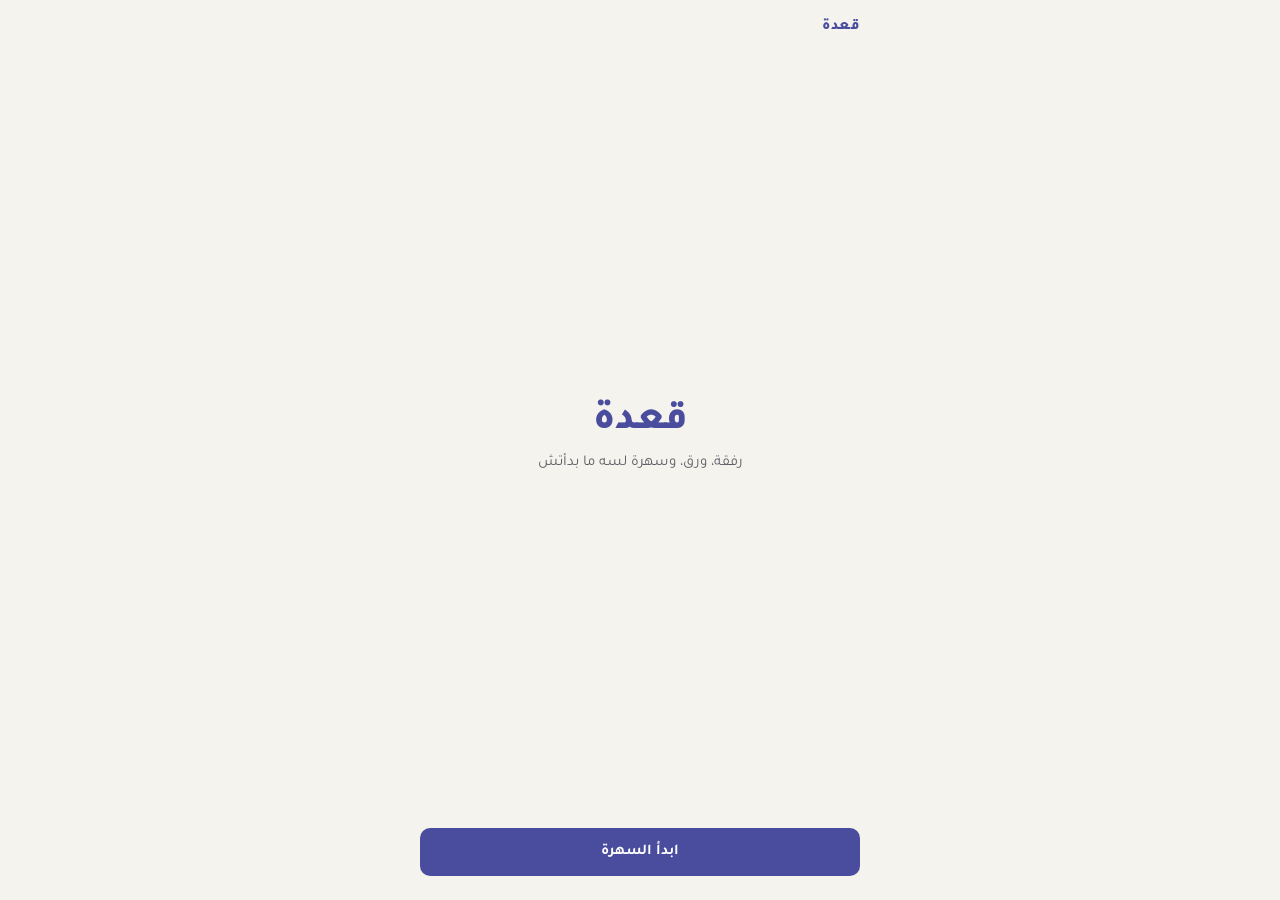
<file: index.html>
<!DOCTYPE html>
<html lang="ar" dir="rtl">
<head>
<meta charset="UTF-8">
<meta name="viewport" content="width=device-width, initial-scale=1.0, viewport-fit=cover">
<title>قعدة</title>

<!--
  SILENT CACHE BUSTING — layer 1: tell the browser (and any CDN/proxy in
  between) never to serve a stale copy of THIS document from its own cache.
  This only governs index.html itself — see the note at the bottom of the
  reply for how the versioned ?v= query strings below handle CSS/JS.
-->
<meta http-equiv="Cache-Control" content="no-cache, no-store, must-revalidate">
<meta http-equiv="Pragma" content="no-cache">
<meta http-equiv="Expires" content="0">

<link rel="preconnect" href="https://fonts.googleapis.com">
<link rel="preconnect" href="https://fonts.gstatic.com" crossorigin>
<link href="https://fonts.googleapis.com/css2?family=Tajawal:wght@400;500;700;800&display=swap" rel="stylesheet">

<!-- APP_VERSION: bump this on every deploy — see cache-busting note -->
<link rel="stylesheet" href="css/style.css?v=1.0.0">
</head>
<body>

<div class="app">

  <header class="app-bar">
    <span class="app-bar__brand">قعدة</span>
  </header>

  <!-- ============ SCREEN: Home ============ -->
  <section class="screen" id="screen-home" data-screen>
    <div class="hero">
      <h1 class="hero__title">قعدة</h1>
      <p class="hero__subtitle">رفقة، ورق، وسهرة لسه ما بدأتش</p>
    </div>
    <div class="screen__actions">
      <button type="button" class="btn btn--primary btn--block" id="btnCreateRoom">
        ابدأ السهرة
      </button>
    </div>
  </section>

  <!-- ============ SCREEN: Host Name ============ -->
  <section class="screen" id="screen-host-name" data-screen hidden>
    <button type="button" class="back-btn" data-action="back-to-home" aria-label="رجوع">→</button>

    <h2 class="screen__title">مين هيلم الشلة؟</h2>
    <p class="screen__desc">اكتب اسمك عشان أصحابك يعرفوا مين اللي فاتح القعدة</p>

    <div class="field">
      <input
        type="text"
        id="hostNameInput"
        class="field__input"
        placeholder="اسمك هنا..."
        maxlength="20"
        autocomplete="off"
      >
    </div>

    <div class="screen__actions">
      <button type="button" class="btn btn--primary btn--block" id="btnConfirmHostName" disabled>
        متابعة
      </button>
    </div>
  </section>

  <!-- ============ SCREEN: Lobby (PIN + Players) ============ -->
  <section class="screen" id="screen-lobby" data-screen hidden>

    <div class="pin-card">
      <span class="pin-card__label">شارك الرقم ده مع أصحابك</span>
      <span class="pin-card__value" id="pinValue">--</span>
    </div>

    <div class="players-block">
      <div class="players-block__header">
        <h2 class="screen__title screen__title--tight">اللاعبين</h2>
        <span class="players-count" id="playersCount">0</span>
      </div>

      <ul class="players-list" id="playersList"></ul>

      <div class="field field--inline">
        <input
          type="text"
          id="playerNameInput"
          class="field__input"
          placeholder="اسم اللاعب..."
          maxlength="20"
          autocomplete="off"
        >
        <button type="button" class="btn btn--secondary" id="btnAddPlayer">إضافة</button>
      </div>
    </div>

    <p class="lock-message" id="lockMessage" role="status" hidden></p>

    <div class="screen__actions">
      <button type="button" class="btn btn--primary btn--block" id="btnStartGame" disabled>
        ابدأ اللعب
      </button>
    </div>
  </section>

  <!-- ============ SCREEN: Scan to Unlock ============ -->
  <section class="screen screen--dark" id="screen-scan" data-screen hidden>
    <button type="button" class="back-btn back-btn--light" data-action="back-to-lobby" aria-label="رجوع">→</button>

    <h2 class="scan__title">امسح كارت البداية</h2>
    <p class="scan__desc">وجّه الكاميرا على الكود اللي على كارت البداية عشان تفتح لوحة النقاط</p>

    <div class="scan__frame">
      <video id="scanVideo" class="scan__video" playsinline muted></video>
      <div class="scan__reticle" aria-hidden="true"></div>
    </div>

    <p class="scan__status" id="scanStatus">جاري تشغيل الكاميرا...</p>
  </section>

  <!-- ============ SCREEN: Game (handoff point) ============ -->
  <section class="screen" id="screen-game" data-screen hidden>
    <div class="unlocked-banner">
      <span class="unlocked-banner__icon">✓</span>
      <span>تم فتح اللعبة بنجاح</span>
    </div>

    <h2 class="screen__title">لوحة النقاط</h2>
    <p class="screen__desc">
      هنا هي نقطة التسليم لمنطق السكوربورد بتاعك — اربط شاشة اللاعبين
      وأزرار التقييم من هنا في <code>js/game.js</code> (لسه هتتضاف).
    </p>
  </section>

</div>

<script type="module" src="js/main.js?v=1.0.0"></script>
</body>
</html>
</file>
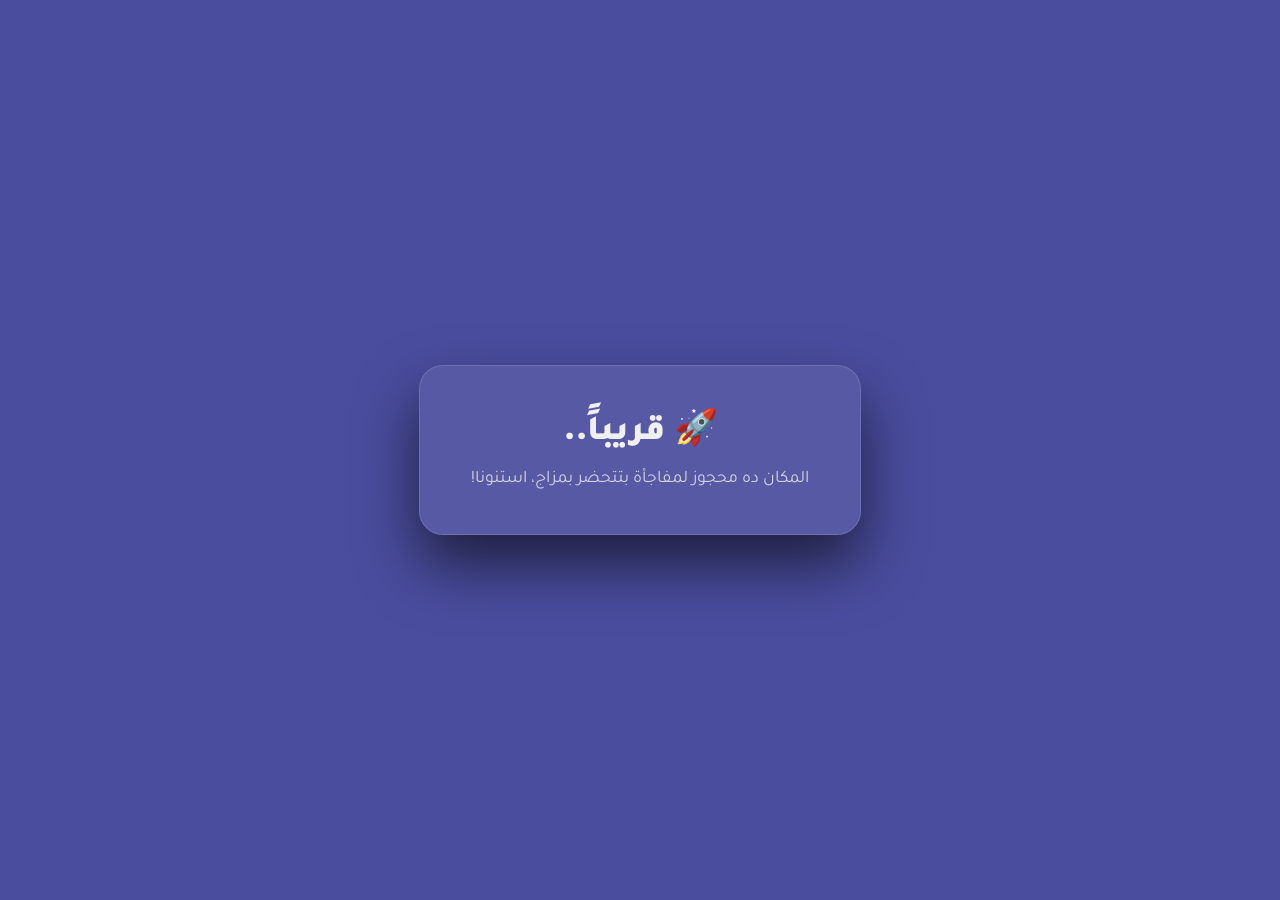
<file: bag/index.html>
<!DOCTYPE html>
<html lang="ar" dir="rtl">
<head>
    <meta charset="UTF-8">
    <meta name="viewport" content="width=device-width, initial-scale=1.0">
    <title>قريباً - قعدة</title>
    <link href="https://fonts.googleapis.com/css2?family=Tajawal:wght@500;700;900&display=swap" rel="stylesheet">
    <style>
        body {
            margin: 0;
            font-family: 'Tajawal', sans-serif;
            background-color: #4a4d9e;
            color: #f0f0f0;
            display: flex;
            justify-content: center;
            align-items: center;
            height: 100vh;
            text-align: center;
            overflow: hidden;
        }
        .glass-box {
            background: rgba(240, 240, 240, 0.08);
            backdrop-filter: blur(20px);
            -webkit-backdrop-filter: blur(20px);
            border: 1px solid rgba(240, 240, 240, 0.15);
            border-radius: 24px;
            padding: 40px 20px;
            box-shadow: 0 30px 60px rgba(0, 0, 0, 0.6);
            width: 90%;
            max-width: 400px;
        }
        h1 { margin: 0 0 10px 0; font-size: 2.2rem; font-weight: 900; }
        p { margin: 0; font-size: 1.1rem; color: rgba(240, 240, 240, 0.8); line-height: 1.6; }
    </style>
</head>
<body>
    <div class="glass-box">
        <h1>🚀 قريباً..</h1>
        <p>المكان ده محجوز لمفاجأة بتتحضر بمزاج، استنونا!</p>
    </div>
</body>
</html>
</file>
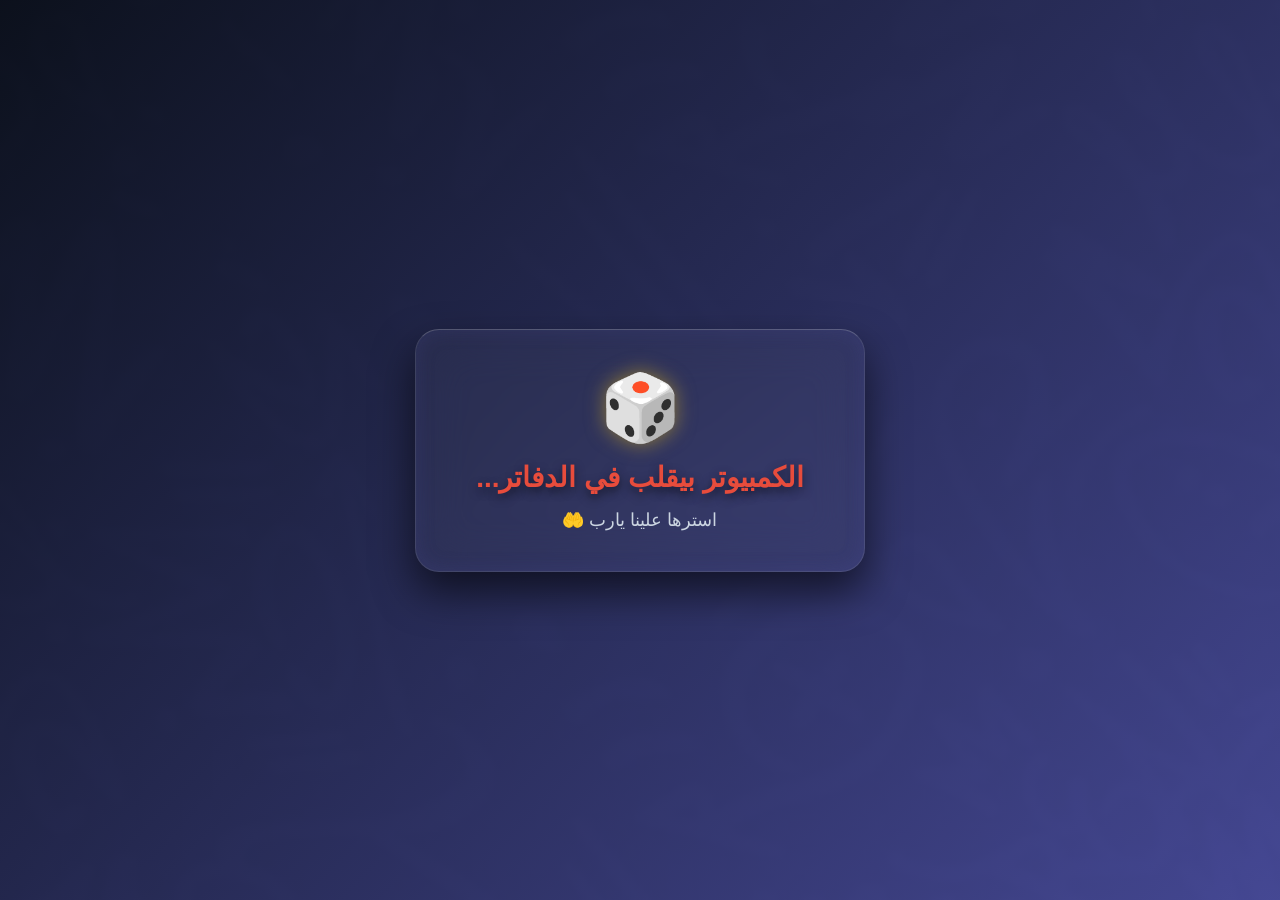
<file: punish/index.html>
<!DOCTYPE html>
<html lang="ar" dir="rtl">
<head>
    <meta charset="UTF-8">
    <meta name="viewport" content="width=device-width, initial-scale=1.0">
    <meta http-equiv="Content-Security-Policy" content="default-src 'self'; style-src 'self' 'unsafe-inline' https://fonts.googleapis.com; font-src https://fonts.gstatic.com; script-src 'self' 'unsafe-inline';">
    <title>حكم الخاسر - قعدة</title>
    <link href="https://fonts.googleapis.com/css2?family=Tajawal:wght@500;700;900&display=swap" rel="stylesheet">
    <link rel="stylesheet" href="style.css">
</head>
<body>
    <div class="glass-box" id="box">
        
        <div id="loading">
            <div class="loader">🎲</div>
            <h2>الكمبيوتر بيقلب في الدفاتر...</h2>
            <p>استرها علينا يارب 🤲</p>
        </div>

        <div id="result" style="display: none;">
            <h2>🚨 حكم المحكمة 🚨</h2>
            <div class="punishment-text" id="punish-text"></div>
            <p class="footer-note">(القرار نهائي ولا يجوز الطعن عليه.. نفذ يابا)</p>
            
            <button class="retry-btn" onclick="location.reload()">حكم جديد لضحية جديدة</button>
        </div>

    </div>

    <script src="script.js"></script>
</body>
</html>
</file>
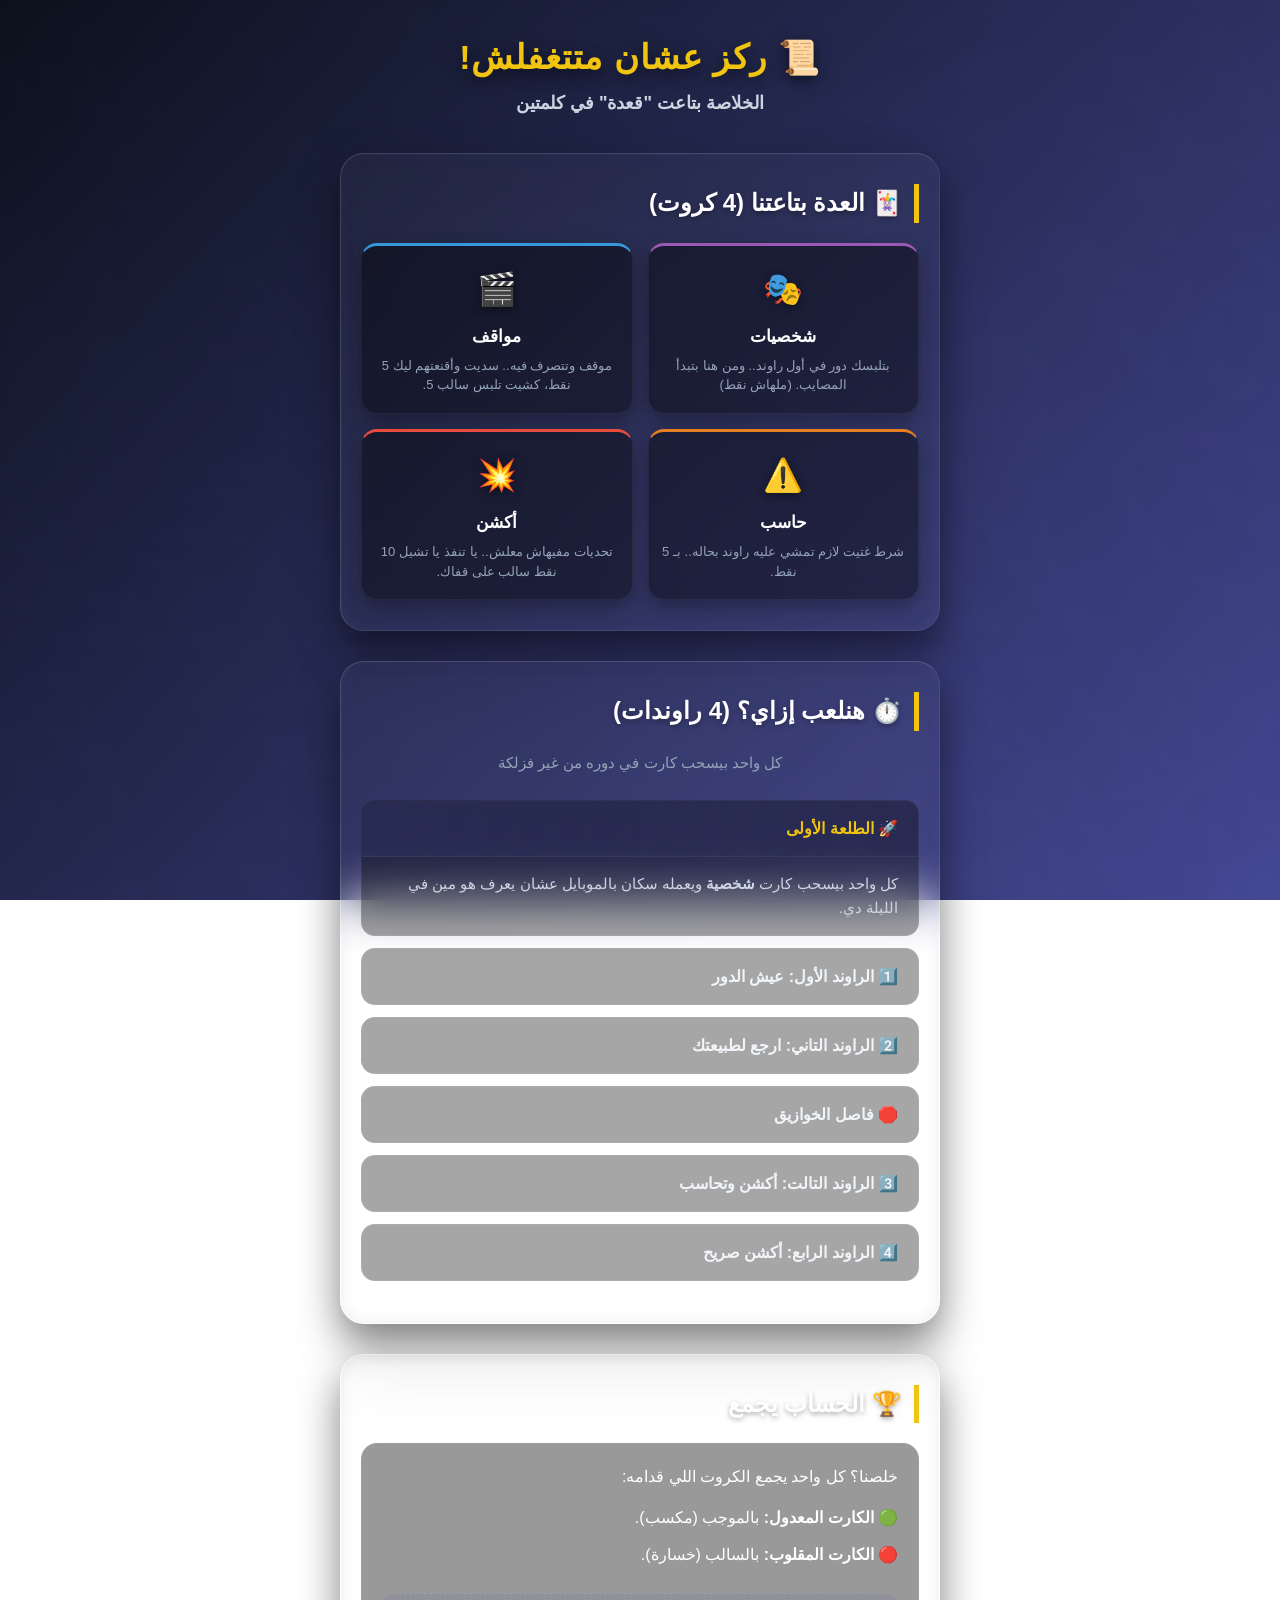
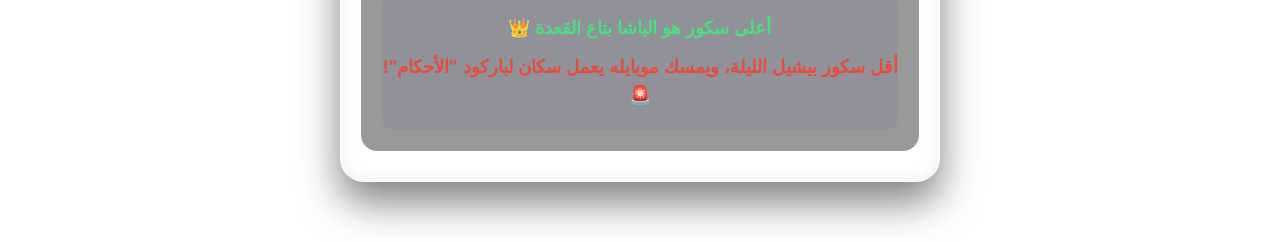
<file: rules/index.html>
<!DOCTYPE html>
<html lang="ar" dir="rtl">
<head>
    <meta charset="UTF-8">
    <meta name="viewport" content="width=device-width, initial-scale=1.0">
    <meta http-equiv="Content-Security-Policy" content="default-src 'self'; style-src 'self' 'unsafe-inline' https://fonts.googleapis.com; font-src https://fonts.gstatic.com; script-src 'self' 'unsafe-inline';">
    <title>قعدة - الدليل السري</title>
    <link href="https://fonts.googleapis.com/css2?family=Tajawal:wght@500;700;900&display=swap" rel="stylesheet">
    <link rel="stylesheet" href="style.css">
</head>
<body>
    <div class="container">
        <header class="fade-in">
            <h1>📜 ركز عشان متتغفلش!</h1>
            <p>الخلاصة بتاعت "قعدة" في كلمتين</p>
        </header>

        <section class="card-types fade-in">
            <h2>🃏 العدة بتاعتنا (4 كروت)</h2>
            <div class="cards-grid">
                <div class="card-item character">
                    <span class="icon">🎭</span>
                    <h3>شخصيات</h3>
                    <p>بتلبسك دور في أول راوند.. ومن هنا بتبدأ المصايب. (ملهاش نقط)</p>
                </div>
                <div class="card-item situation">
                    <span class="icon">🎬</span>
                    <h3>مواقف</h3>
                    <p>موقف وتتصرف فيه.. سديت وأقنعتهم ليك 5 نقط، كشيت تلبس سالب 5.</p>
                </div>
                <div class="card-item warning">
                    <span class="icon">⚠️</span>
                    <h3>حاسب</h3>
                    <p>شرط غتيت لازم تمشي عليه راوند بحاله.. بـ 5 نقط.</p>
                </div>
                <div class="card-item action">
                    <span class="icon">💥</span>
                    <h3>أكشن</h3>
                    <p>تحديات مفيهاش معلش.. يا تنفذ يا تشيل 10 نقط سالب على قفاك.</p>
                </div>
            </div>
        </section>

        <section class="gameplay fade-in">
            <h2>⏱️ هنلعب إزاي؟ (4 راوندات)</h2>
            <p class="subtitle">كل واحد بيسحب كارت في دوره من غير فزلكة</p>

            <div class="timeline">
                <div class="accordion-item">
                    <button class="accordion-header">🚀 الطلعة الأولى</button>
                    <div class="accordion-content">
                        <p>كل واحد بيسحب كارت <strong>شخصية</strong> ويعمله سكان بالموبايل عشان يعرف هو مين في الليلة دي.</p>
                    </div>
                </div>

                <div class="accordion-item">
                    <button class="accordion-header">1️⃣ الراوند الأول: عيش الدور</button>
                    <div class="accordion-content">
                        <ul>
                            <li>بتسحب كارت <strong>مواقف</strong>.</li>
                            <li>لازم ترد وتتصرف كأنك "الشخصية" اللي سحبتها في الأول بالظبط.</li>
                            <li>لو الرد مقنع 👈 الكارت يتحط <strong>معدول</strong> وتكسب نقطته.</li>
                            <li>لو هبدت أو الشلة اعترضت 👈 الكارت يتحط <strong>مقلوب</strong> وتلبس النقطة بالسالب.</li>
                        </ul>
                    </div>
                </div>

                <div class="accordion-item">
                    <button class="accordion-header">2️⃣ الراوند التاني: ارجع لطبيعتك</button>
                    <div class="accordion-content">
                        <ul>
                            <li>بتسحب كارت <strong>مواقف</strong> جديد.</li>
                            <li>انسى كارت الشخصية بقى، المرة دي بتلعب وترد بشخصيتك الحقيقية.</li>
                        </ul>
                    </div>
                </div>

                <div class="accordion-item">
                    <button class="accordion-header">🛑 فاصل الخوازيق</button>
                    <div class="accordion-content">
                        <p>كل واحد بيسحب كارت <strong>حاسب</strong> ويخليه معاه.. الكارت ده هيشتغل في الراوند اللي جاي بس!</p>
                    </div>
                </div>

                <div class="accordion-item">
                    <button class="accordion-header">3️⃣ الراوند التالت: أكشن وتحاسب</button>
                    <div class="accordion-content">
                        <ul>
                            <li>بتسحب كارت <strong>أكشن</strong> وتنفذ اللي فيه.</li>
                            <li><strong>خد بالك:</strong> إنت بتنفذ الأكشن وإنت لسه ملتزم بالشرط اللي في كارت "حاسب"! لو نسيته، تلبسه.</li>
                        </ul>
                    </div>
                </div>

                <div class="accordion-item">
                    <button class="accordion-header">4️⃣ الراوند الرابع: أكشن صريح</button>
                    <div class="accordion-content">
                        <ul>
                            <li>بتسحب كارت <strong>أكشن</strong> جديد وتنفذه.</li>
                            <li>الراوند ده سالك، مفيش كروت "حاسب"، نفذ المطلوب بس.</li>
                        </ul>
                    </div>
                </div>
            </div>
        </section>

        <section class="scoring fade-in">
            <h2>🏆 الحساب يجمع</h2>
            <div class="score-box">
                <p>خلصنا؟ كل واحد يجمع الكروت اللي قدامه:</p>
                <ul>
                    <li>🟢 <strong>الكارت المعدول:</strong> بالموجب (مكسب).</li>
                    <li>🔴 <strong>الكارت المقلوب:</strong> بالسالب (خسارة).</li>
                </ul>
                <div class="final-result">
                    <p>أعلى سكور هو الباشا بتاع القعدة 👑</p>
                    <p>أقل سكور بيشيل الليلة، ويمسك موبايله يعمل سكان لباركود "الأحكام"! 🚨</p>
                </div>
            </div>
        </section>
    </div>

    <script src="script.js"></script>
</body>
</html>
</file>
<file: css/style.css>
/* ==========================================================================
   TOKENS
   --------------------------------------------------------------------------
   Strict two-brand-color rule: #4a4d9e (primary) and #F5F3ED (background)
   are the only hues in this file. Everything else below is either a
   tonal variant of primary (rgba/darken — same hue, not a new color) or
   a true neutral (white surface, ink text scale, hairline borders) that
   any native app needs to render text and card edges. There is no
   separate "success green" or "danger red" anymore — see the comments
   on .unlocked-banner and .players-list__remove for how those states
   are now expressed with primary/ink instead.
   ========================================================================== */
:root {
  --primary:      #4a4d9e;
  --primary-dark: #3c3f83; /* pressed/hover shade of primary — same hue */
  --primary-tint: rgba(74, 77, 158, 0.08);  /* primary at low opacity */
  --primary-tint-strong: rgba(74, 77, 158, 0.14);

  --bg:      #F5F3ED;
  --surface: #FFFFFF;

  --ink:     #201F2B;
  --ink-70:  rgba(32, 31, 43, 0.70);
  --ink-45:  rgba(32, 31, 43, 0.45);
  --ink-12:  rgba(32, 31, 43, 0.12);
  --ink-06:  rgba(32, 31, 43, 0.06);

  --radius-sm: 10px;
  --radius-md: 14px;
  --radius-lg: 20px;

  /* One soft, realistic shadow used everywhere — no glows, no stacking. */
  --shadow-sm: 0 1px 2px rgba(32, 31, 43, 0.05);
  --shadow-pin: 0 4px 10px rgba(74, 77, 158, 0.16);

  /* Native tap-target floor. Primary/secondary CTAs and the back button
     use the full 48px; the inline remove-player icon uses 44px (Apple's
     documented HIG minimum) because the player row itself is only ~46px
     tall and a full 48px circle would overflow it — see that rule for
     the trade-off note. */
  --tap-min: 48px;
  --tap-min-compact: 44px;

  --font: 'Tajawal', sans-serif;
}

/* ==========================================================================
   RESET / BASE
   ========================================================================== */
* { box-sizing: border-box; }

html, body {
  margin: 0;
  padding: 0;
  height: 100%;
}

body {
  font-family: var(--font);
  background: var(--bg);
  color: var(--ink);
  -webkit-tap-highlight-color: transparent;
}

button, input {
  font-family: inherit;
}

@media (prefers-reduced-motion: reduce) {
  *, *::before, *::after {
    animation-duration: 0.001ms !important;
    transition-duration: 0.001ms !important;
  }
}

/* ==========================================================================
   APP SHELL
   ========================================================================== */
.app {
  max-width: 480px;
  min-height: 100vh;
  margin: 0 auto;
  background: var(--bg);
  display: flex;
  flex-direction: column;
}

.app-bar {
  padding: 18px 20px 8px;
  flex-shrink: 0;
}

.app-bar__brand {
  font-weight: 800;
  font-size: 15px;
  letter-spacing: 0.5px;
  color: var(--primary);
}

/* ==========================================================================
   SCREENS
   ========================================================================== */
.screen {
  flex: 1;
  display: flex;
  flex-direction: column;
  padding: 12px 20px 24px;
  position: relative;
}

.screen[hidden] { display: none; }

.screen__title {
  font-weight: 800;
  font-size: 21px;
  margin: 8px 0 6px;
}

.screen__title--tight { margin: 0; }

.screen__desc {
  font-size: 14px;
  line-height: 1.6;
  color: var(--ink-70);
  margin: 0 0 20px;
}

.screen__actions {
  margin-top: auto;
  padding-top: 16px;
}

/* ==========================================================================
   BACK BUTTON
   --------------------------------------------------------------------------
   Native-style circular button, 48px (full tap-target floor), flat white
   fill with a single soft shadow — no blur/backdrop-filter, so this stays
   flat, not glassmorphic. Arrow points right (→): correct direction for
   "back" in an RTL reading flow.
   ========================================================================== */
.back-btn {
  width: var(--tap-min);
  height: var(--tap-min);
  border-radius: 50%;
  border: none;
  background: var(--surface);
  color: var(--ink);
  font-size: 18px;
  line-height: 1;
  cursor: pointer;
  display: flex;
  align-items: center;
  justify-content: center;
  margin-bottom: 12px;
  box-shadow: var(--shadow-sm);
  transition: transform 0.06s ease;
}

.back-btn:active { transform: scale(0.98); }

/* Dark scan screen variant: flat translucent fill, still no blur. */
.back-btn--light {
  background: rgba(255, 255, 255, 0.14);
  color: #fff;
  box-shadow: none;
}

/* ==========================================================================
   HERO (home screen)
   ========================================================================== */
.hero {
  flex: 1;
  display: flex;
  flex-direction: column;
  justify-content: center;
  align-items: center;
  text-align: center;
  gap: 8px;
}

.hero__title {
  font-weight: 800;
  font-size: 40px;
  color: var(--primary);
  margin: 0;
}

.hero__subtitle {
  font-size: 15px;
  color: var(--ink-70);
  margin: 0;
}

/* ==========================================================================
   FIELDS
   ========================================================================== */
.field {
  margin-bottom: 16px;
}

.field--inline {
  display: flex;
  gap: 8px;
  margin-bottom: 0;
}

.field__input {
  width: 100%;
  min-height: var(--tap-min);
  font-size: 15px;
  font-weight: 500;
  color: var(--ink);
  background: var(--surface);
  border: 1.5px solid var(--ink-12);
  border-radius: var(--radius-sm);
  padding: 13px 14px;
  outline: none;
  transition: border-color 0.15s ease;
}

.field--inline .field__input { flex: 1; min-width: 0; }

.field__input::placeholder { color: var(--ink-45); }

.field__input:focus-visible {
  border-color: var(--primary);
}

/* ==========================================================================
   BUTTONS
   --------------------------------------------------------------------------
   Every clickable button meets the 48px tap-target floor, centers its
   label, and gives an immediate, tactile 0.98 scale on press — no
   hover-dependent affordance, since this is a touch-first app.
   ========================================================================== */
.btn {
  min-height: var(--tap-min);
  display: inline-flex;
  align-items: center;
  justify-content: center;
  font-weight: 700;
  font-size: 15px;
  border: none;
  border-radius: var(--radius-sm);
  padding: 0 20px;
  cursor: pointer;
  transition: transform 0.06s ease, background 0.12s ease, opacity 0.12s ease;
}

.btn:active { transform: scale(0.98); }

.btn--block { width: 100%; }

.btn--primary {
  background: var(--primary);
  color: #fff;
}

.btn--primary:hover { background: var(--primary-dark); }

.btn--primary:disabled {
  background: var(--ink-12);
  color: var(--ink-45);
  cursor: not-allowed;
  transform: none;
}

.btn--secondary {
  background: var(--primary-tint-strong);
  color: var(--primary);
  flex-shrink: 0;
  padding: 0 18px;
}

.btn--secondary:hover { background: var(--primary-tint-strong); filter: brightness(0.97); }

/* ==========================================================================
   PIN CARD
   ========================================================================== */
.pin-card {
  background: var(--primary);
  border-radius: var(--radius-lg);
  padding: 22px 20px;
  display: flex;
  flex-direction: column;
  align-items: center;
  gap: 6px;
  margin-bottom: 22px;
  box-shadow: var(--shadow-pin);
}

.pin-card__label {
  font-size: 13px;
  font-weight: 500;
  color: rgba(255, 255, 255, 0.75);
}

.pin-card__value {
  font-weight: 800;
  font-size: 44px;
  letter-spacing: 6px;
  color: #fff;
}

/* ==========================================================================
   PLAYERS
   ========================================================================== */
.players-block__header {
  display: flex;
  align-items: center;
  justify-content: space-between;
  margin-bottom: 10px;
}

.players-count {
  font-weight: 700;
  font-size: 13px;
  color: var(--primary);
  background: var(--primary-tint-strong);
  border-radius: 999px;
  padding: 3px 11px;
}

.players-list {
  list-style: none;
  margin: 0 0 14px;
  padding: 0;
  background: var(--surface);
  border-radius: var(--radius-md);
  border: 1px solid var(--ink-12);
  box-shadow: var(--shadow-sm);
  overflow: hidden;
}

.players-list:empty { display: none; }

.players-list__row {
  display: flex;
  align-items: center;
  gap: 10px;
  padding: 13px 14px;
  border-bottom: 1px solid var(--ink-12);
}

.players-list__row:last-child { border-bottom: none; }

.players-list__name {
  flex: 1;
  min-width: 0;
  font-weight: 500;
  font-size: 15px;
  overflow: hidden;
  text-overflow: ellipsis;
  white-space: nowrap;
}

.players-list__badge {
  flex-shrink: 0;
  font-size: 11px;
  font-weight: 700;
  color: var(--primary);
  background: var(--primary-tint-strong);
  border-radius: 999px;
  padding: 4px 10px;
}

/* Destructive action, expressed WITHOUT a red accent per the strict
   two-color rule: neutral ink icon, ink-tinted press state. If you
   decide later you want a red confirm step for this, that's a single
   variable to reintroduce — nothing else in the file depends on it. */
.players-list__remove {
  flex-shrink: 0;
  width: var(--tap-min-compact);
  height: var(--tap-min-compact);
  border: none;
  background: transparent;
  color: var(--ink-45);
  font-size: 14px;
  cursor: pointer;
  border-radius: 50%;
  transition: transform 0.06s ease, background 0.12s ease, color 0.12s ease;
}

.players-list__remove:hover {
  color: var(--ink);
  background: var(--ink-06);
}

.players-list__remove:active { transform: scale(0.98); }

/* ==========================================================================
   LOCK MESSAGE
   ========================================================================== */
.lock-message {
  font-size: 13px;
  font-weight: 500;
  color: var(--ink-70);
  background: var(--surface);
  border: 1px dashed var(--ink-12);
  border-radius: var(--radius-sm);
  padding: 12px 14px;
  margin: 0 0 4px;
  text-align: center;
}

.lock-message[hidden] { display: none; }

/* ==========================================================================
   SCAN SCREEN
   ========================================================================== */
.screen--dark {
  background: var(--ink);
  color: #fff;
}

.scan__title {
  font-weight: 800;
  font-size: 20px;
  margin: 4px 0 6px;
}

.scan__desc {
  font-size: 14px;
  line-height: 1.6;
  color: rgba(255, 255, 255, 0.65);
  margin: 0 0 20px;
}

.scan__frame {
  position: relative;
  flex: 1;
  min-height: 280px;
  border-radius: var(--radius-lg);
  overflow: hidden;
  background: #000;
  display: flex;
  align-items: center;
  justify-content: center;
}

.scan__video {
  width: 100%;
  height: 100%;
  object-fit: cover;
}

/* Flat viewfinder corners — no glow, just a clean bracket frame. */
.scan__reticle {
  position: absolute;
  width: 62%;
  aspect-ratio: 1;
  max-width: 240px;
}

.scan__reticle::before,
.scan__reticle::after {
  content: '';
  position: absolute;
  width: 28px;
  height: 28px;
  border-color: #fff;
  border-style: solid;
}

.scan__reticle::before {
  top: 0; right: 0;
  border-width: 3px 3px 0 0;
  border-radius: 0 6px 0 0;
}

.scan__reticle::after {
  bottom: 0; left: 0;
  border-width: 0 0 3px 3px;
  border-radius: 0 0 0 6px;
}

.scan__status {
  text-align: center;
  font-size: 13px;
  font-weight: 500;
  color: rgba(255, 255, 255, 0.75);
  margin: 16px 0 4px;
}

/* ==========================================================================
   GAME HANDOFF SCREEN
   --------------------------------------------------------------------------
   The "unlocked" confirmation is expressed in primary, not a separate
   green — a tint background with the brand color for the check, per the
   strict two-color rule.
   ========================================================================== */
.unlocked-banner {
  display: flex;
  align-items: center;
  gap: 10px;
  background: var(--primary-tint);
  color: var(--primary);
  font-weight: 700;
  font-size: 14px;
  border-radius: var(--radius-sm);
  padding: 13px 14px;
  margin-bottom: 18px;
}

.unlocked-banner__icon {
  width: 22px;
  height: 22px;
  border-radius: 50%;
  background: var(--primary);
  color: #fff;
  font-size: 13px;
  display: flex;
  align-items: center;
  justify-content: center;
  flex-shrink: 0;
}

/* ==========================================================================
   ACCESSIBILITY FLOOR
   ========================================================================== */
button:focus-visible,
input:focus-visible {
  outline: 2px solid var(--primary);
  outline-offset: 2px;
}
</file>
<file: punish/style.css>
:root {
    --brand-primary: #4a4d9e;
    --brand-dark: #0a0f18;
    --text-light: #ffffff;
    --accent: #f1c40f;
    --danger: #e74c3c;
}

* { 
    margin: 0; 
    padding: 0; 
    box-sizing: border-box; 
    /* سكيورتي: منع النسخ */
    -webkit-user-select: none;
    -moz-user-select: none;
    -ms-user-select: none;
    user-select: none;
}

body {
    font-family: 'Tajawal', sans-serif;
    /* نفس الخلفية الفاجرة اللي بتسحب الصورة الأصلية */
    background: linear-gradient(135deg, rgba(10, 15, 24, 0.92), rgba(74, 77, 158, 0.85)), url('../image_23f560.jpg');
    background-size: cover;
    background-position: center;
    background-attachment: fixed;
    color: var(--text-light);
    display: flex;
    justify-content: center;
    align-items: center;
    min-height: 100vh;
    padding: 20px;
    overflow: hidden;
}

.glass-box {
    background: rgba(255, 255, 255, 0.04);
    backdrop-filter: blur(25px);
    -webkit-backdrop-filter: blur(25px);
    border: 1px solid rgba(255, 255, 255, 0.1);
    border-top: 1px solid rgba(255, 255, 255, 0.2);
    border-radius: 24px;
    padding: 40px 30px;
    box-shadow: 0 20px 40px rgba(0,0,0,0.6), inset 0 0 20px rgba(74, 77, 158, 0.2);
    width: 95%;
    max-width: 450px;
    text-align: center;
    animation: popUp 0.6s cubic-bezier(0.175, 0.885, 0.32, 1.275) forwards;
}

@keyframes popUp {
    0% { opacity: 0; transform: scale(0.8) translateY(30px); }
    100% { opacity: 1; transform: scale(1) translateY(0); }
}

h2 {
    font-size: 28px;
    font-weight: 900;
    color: var(--danger);
    margin-bottom: 15px;
    text-shadow: 0 4px 10px rgba(0,0,0,0.5);
}

#loading p {
    color: #cbd5e1;
    font-size: 18px;
}

.loader {
    font-size: 65px;
    margin-bottom: 15px;
    animation: spin 0.8s infinite linear, glow 1.5s infinite alternate;
    display: inline-block;
    filter: drop-shadow(0 0 10px rgba(241, 196, 15, 0.5));
}

@keyframes spin { 100% { transform: rotate(360deg); } }
@keyframes glow { 
    0% { transform: scale(1) rotate(0deg); } 
    100% { transform: scale(1.1) rotate(360deg); } 
}

.punishment-text {
    font-size: 22px;
    font-weight: 700;
    line-height: 1.6;
    color: var(--accent);
    background: rgba(0, 0, 0, 0.4);
    padding: 25px 20px;
    border-radius: 16px;
    border: 2px dashed rgba(241, 196, 15, 0.5);
    margin: 20px 0;
    box-shadow: inset 0 0 15px rgba(0,0,0,0.5);
}

.footer-note {
    font-size: 14px;
    color: #94a3b8;
    margin-bottom: 25px;
}

.retry-btn {
    background: linear-gradient(90deg, var(--brand-primary), #6366f1);
    color: white;
    border: none;
    padding: 12px 25px;
    font-size: 16px;
    font-weight: 700;
    font-family: inherit;
    border-radius: 12px;
    cursor: pointer;
    transition: all 0.3s ease;
    box-shadow: 0 5px 15px rgba(0,0,0,0.3);
}

.retry-btn:hover {
    transform: translateY(-2px);
    box-shadow: 0 8px 20px rgba(74, 77, 158, 0.6);
}
</file>
<file: rules/style.css>
:root {
    /* ألوان قعدة الأصلية على الماية بيضا */
    --brand-primary: #4a4d9e;
    --brand-dark: #0a0f18;
    --text-light: #ffffff;
    --accent: #f1c40f;
    
    /* ألوان الكروت */
    --character: #9b59b6;
    --situation: #3498db;
    --warning: #e67e22;
    --action: #e74c3c;
}

* { 
    margin: 0; 
    padding: 0; 
    box-sizing: border-box; 
    /* سكيورتي: منع النسخ */
    -webkit-user-select: none;
    -moz-user-select: none;
    -ms-user-select: none;
    user-select: none;
}

body {
    font-family: 'Tajawal', sans-serif;
    /* هنا الصياعة: بنسحب خلفية قعدة الأصلية من الفولدر اللي بره ونحط عليها فلتر كحلي شفاف */
    background: linear-gradient(135deg, rgba(10, 15, 24, 0.92), rgba(74, 77, 158, 0.85)), url('../image_23f560.jpg');
    background-size: cover;
    background-position: center;
    background-attachment: fixed;
    color: var(--text-light);
    line-height: 1.6;
    min-height: 100vh;
    padding: 30px 0;
}

.container {
    width: 92%;
    max-width: 600px;
    margin: 0 auto;
}

header {
    text-align: center;
    margin-bottom: 35px;
}

header h1 { 
    color: var(--accent); 
    font-weight: 900; 
    font-size: 34px; 
    text-shadow: 0 4px 15px rgba(0,0,0,0.6); 
    letter-spacing: 1px;
}

header p { 
    color: #cbd5e1; 
    font-size: 18px; 
    font-weight: 700; 
    margin-top: 5px;
}

h2 {
    font-size: 24px;
    margin-bottom: 20px;
    color: #fff;
    border-right: 5px solid var(--accent);
    padding-right: 12px;
    text-shadow: 0 2px 5px rgba(0,0,0,0.3);
}

/* الشغل العالي: تأثير الزجاج البريميوم */
section {
    background: rgba(255, 255, 255, 0.03);
    backdrop-filter: blur(25px);
    -webkit-backdrop-filter: blur(25px);
    border: 1px solid rgba(255, 255, 255, 0.08);
    border-top: 1px solid rgba(255, 255, 255, 0.15); /* إضاءة علوية خفيفة */
    border-left: 1px solid rgba(255, 255, 255, 0.15);
    border-radius: 24px;
    padding: 30px 20px;
    margin-bottom: 30px;
    box-shadow: 0 20px 40px rgba(0,0,0,0.5), inset 0 0 15px rgba(74, 77, 158, 0.1);
}

/* الكروت */
.cards-grid {
    display: grid;
    grid-template-columns: 1fr 1fr;
    gap: 15px;
}

.card-item {
    background: rgba(0, 0, 0, 0.4);
    padding: 18px 12px;
    border-radius: 16px;
    text-align: center;
    border: 1px solid rgba(255, 255, 255, 0.05);
    border-top: 3px solid transparent;
    box-shadow: 0 8px 20px rgba(0,0,0,0.3);
    transition: all 0.3s ease;
}

.card-item:hover { 
    transform: translateY(-5px); 
    background: rgba(0, 0, 0, 0.6);
    box-shadow: 0 12px 25px rgba(0,0,0,0.5);
}

.card-item.character { border-top-color: var(--character); }
.card-item.situation { border-top-color: var(--situation); }
.card-item.warning { border-top-color: var(--warning); }
.card-item.action { border-top-color: var(--action); }

.card-item .icon { font-size: 32px; display: block; margin-bottom: 8px; filter: drop-shadow(0 2px 4px rgba(0,0,0,0.5)); }
.card-item h3 { font-size: 17px; margin-bottom: 6px; color: #fff; }
.card-item p { font-size: 13px; color: #94a3b8; line-height: 1.5; }

/* التايم لاين (الراوندات) */
.subtitle { text-align: center; font-size: 15px; color: #94a3b8; margin-bottom: 25px; }

.accordion-item {
    margin-bottom: 12px;
    border-radius: 14px;
    overflow: hidden;
    background: rgba(0, 0, 0, 0.35);
    border: 1px solid rgba(255,255,255,0.06);
    transition: all 0.3s ease;
}

.accordion-item:hover {
    border-color: rgba(255,255,255,0.15);
}

.accordion-header {
    width: 100%;
    padding: 18px 20px;
    background: transparent;
    border: none;
    color: #f1f5f9;
    font-family: inherit;
    font-size: 16px;
    font-weight: 700;
    text-align: right;
    cursor: pointer;
    transition: 0.3s;
    display: flex;
    justify-content: space-between;
}

.accordion-header.active {
    background: linear-gradient(90deg, rgba(74, 77, 158, 0.2), transparent);
    color: var(--accent);
    border-bottom: 1px solid rgba(255,255,255,0.05);
}

.accordion-content {
    max-height: 0;
    overflow: hidden;
    transition: max-height 0.4s cubic-bezier(0.175, 0.885, 0.32, 1.275);
    padding: 0 20px;
    font-size: 15px;
    color: #cbd5e1;
}

.accordion-content ul { padding-right: 25px; margin: 15px 0; }
.accordion-content li { margin-bottom: 12px; position: relative; }
.accordion-content p { margin: 15px 0; }

/* بوكس النتيجة */
.score-box { 
    background: rgba(0, 0, 0, 0.4); 
    padding: 20px; 
    border-radius: 16px; 
    border: 1px solid rgba(255,255,255,0.05);
}
.score-box ul { list-style: none; padding: 0; margin: 15px 0; }
.score-box li { margin-bottom: 12px; font-size: 16px; }

.final-result {
    margin-top: 25px;
    padding-top: 20px;
    border-top: 1px dashed rgba(255,255,255,0.15);
    text-align: center;
    font-size: 18px;
    background: rgba(74, 77, 158, 0.1);
    border-radius: 12px;
    padding-bottom: 20px;
}
.final-result p:first-child { color: #4ade80; font-weight: 900; }
.final-result p:last-child { color: var(--action); font-weight: 900; margin-top: 10px; }

/* أنيميشن الدخول */
.fade-in {
    opacity: 0;
    transform: translateY(30px);
    animation: fadeInUp 0.8s cubic-bezier(0.16, 1, 0.3, 1) forwards;
}

@keyframes fadeInUp {
    to { opacity: 1; transform: translateY(0); }
}

section:nth-child(2) { animation-delay: 0.15s; }
section:nth-child(3) { animation-delay: 0.3s; }
section:nth-child(4) { animation-delay: 0.45s; }
</file>
